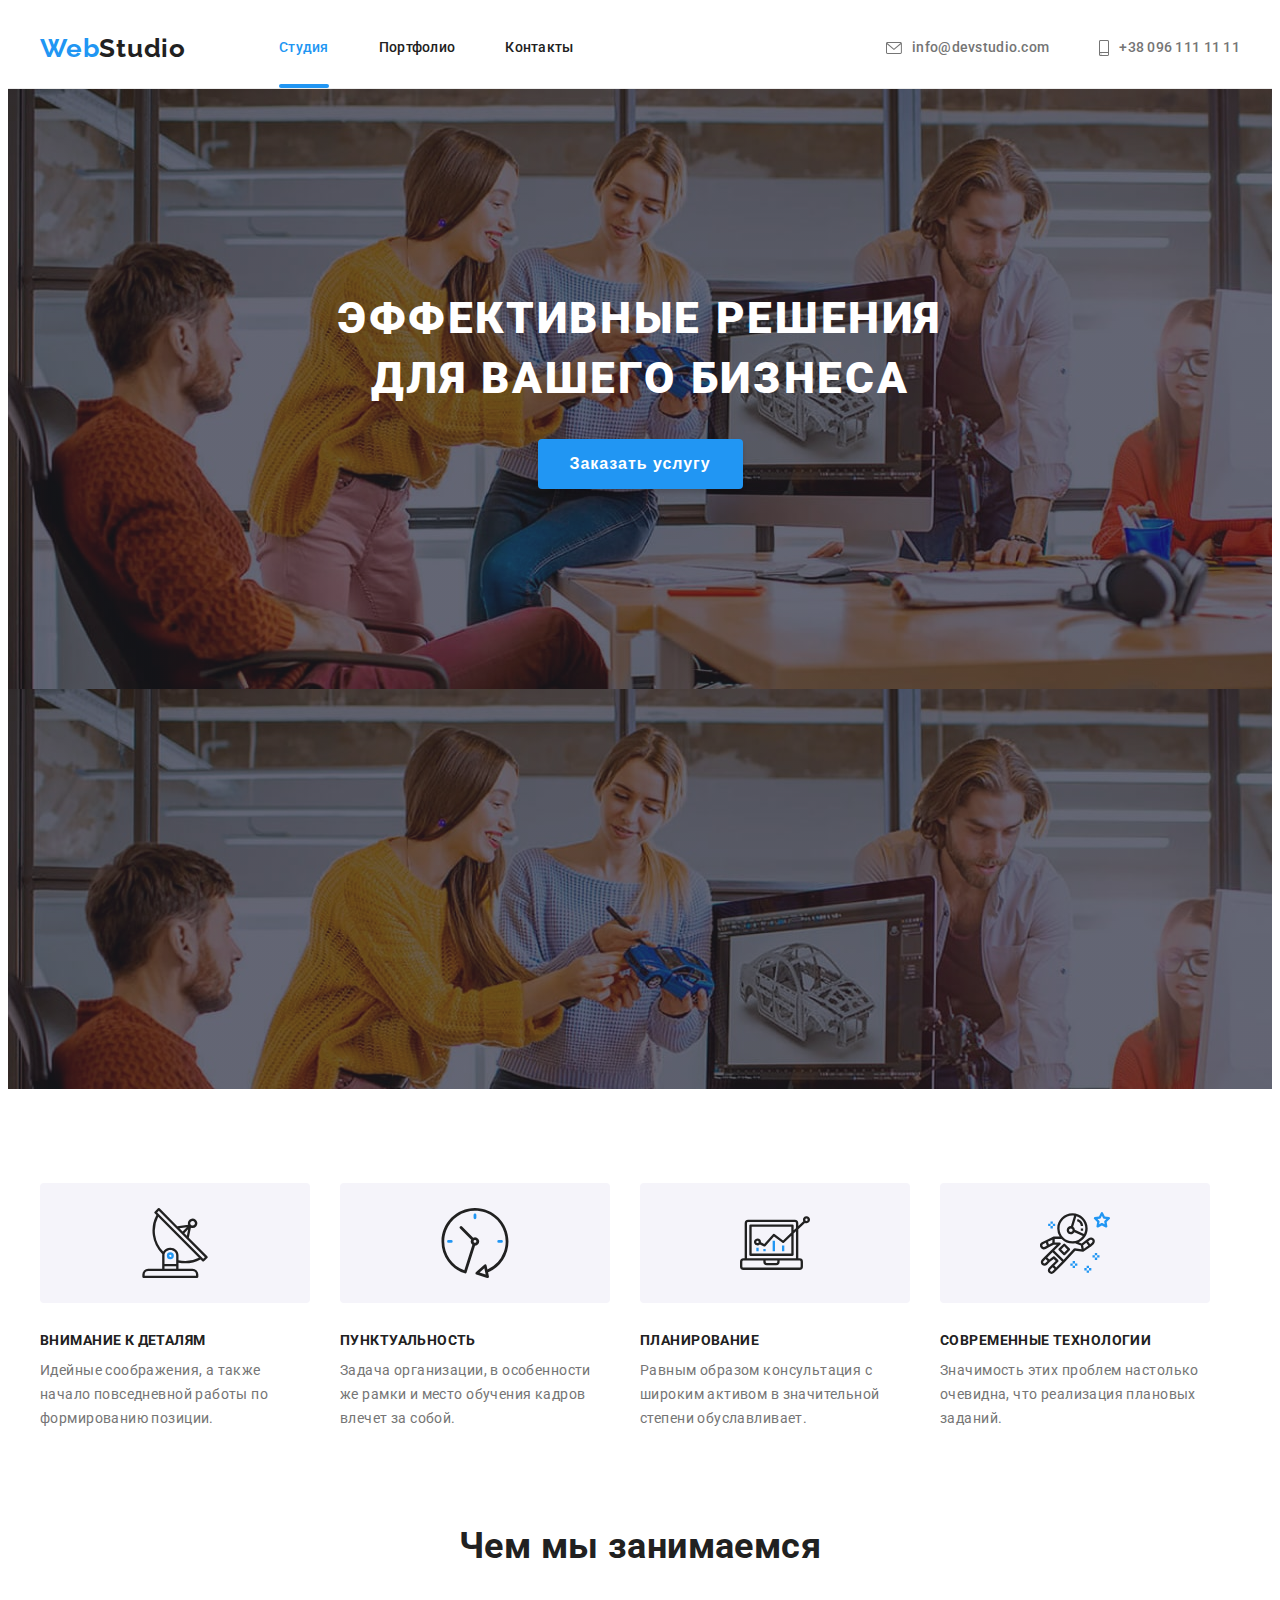
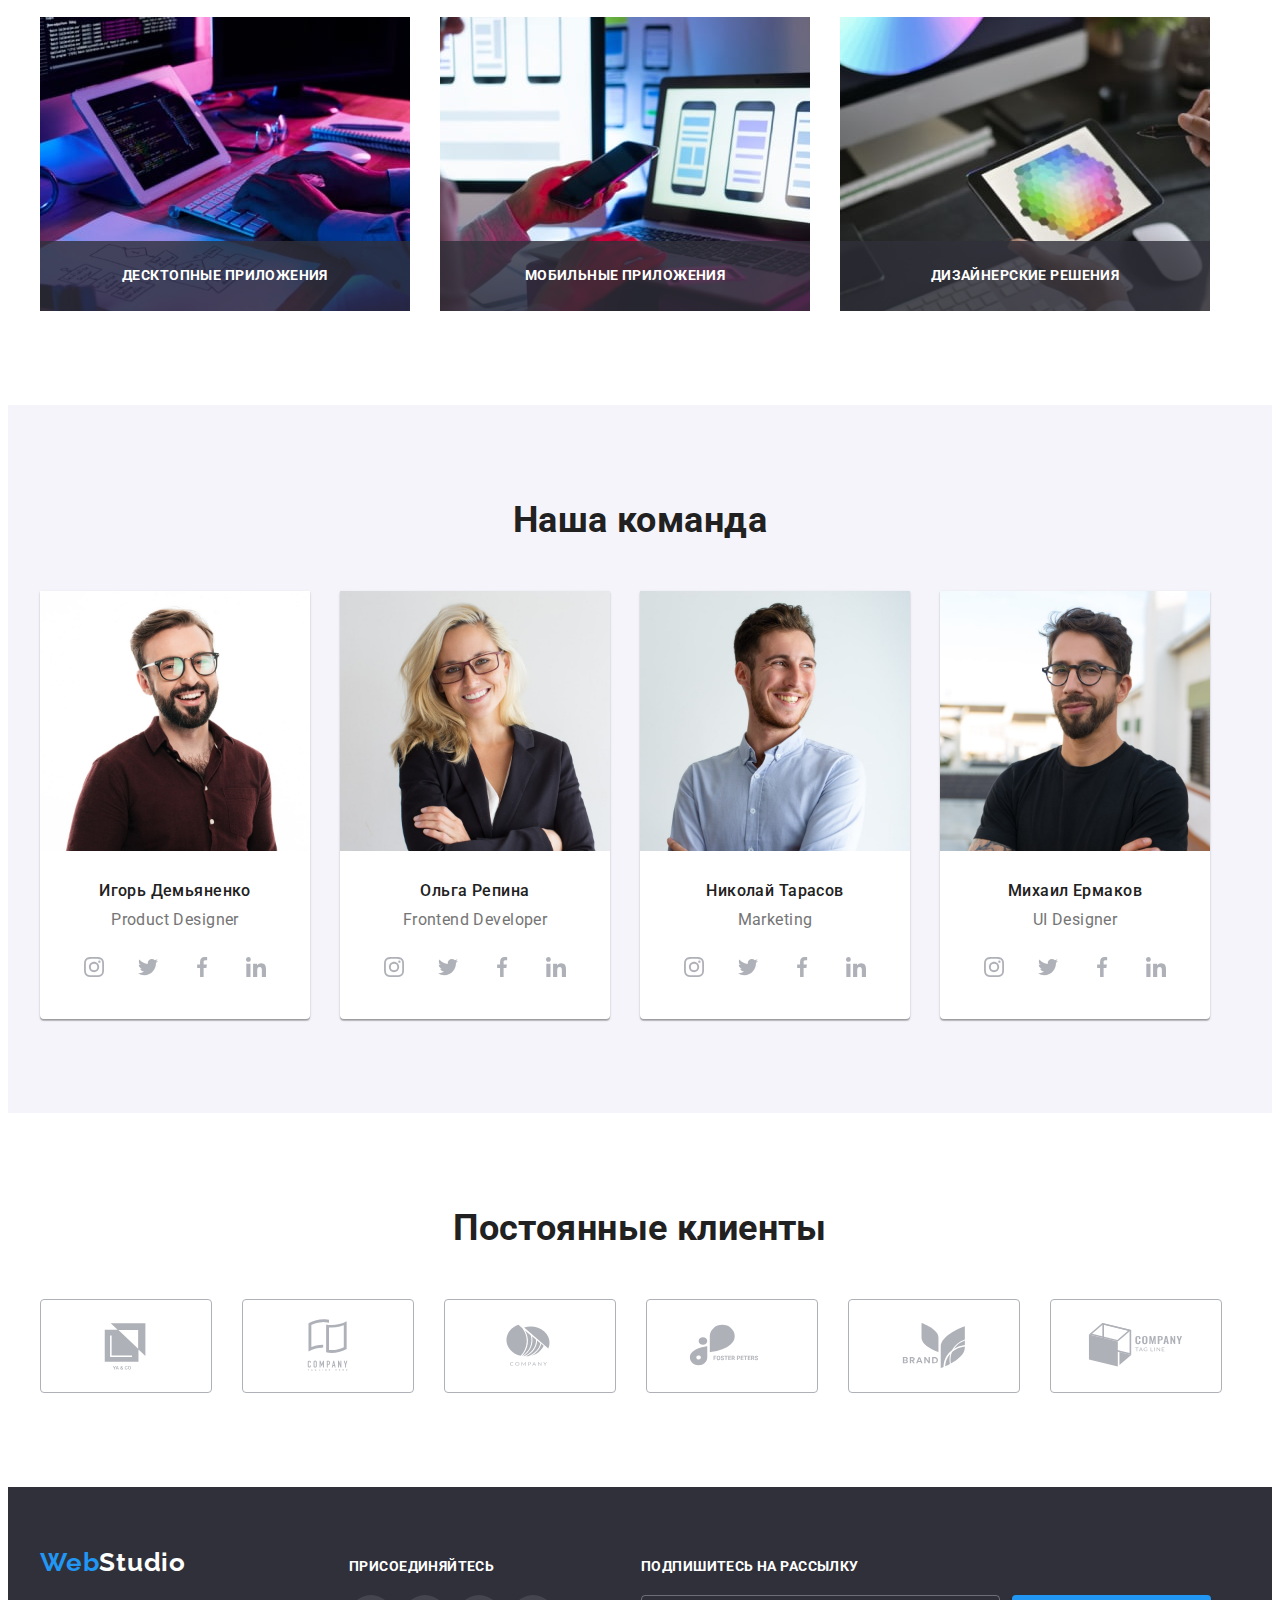
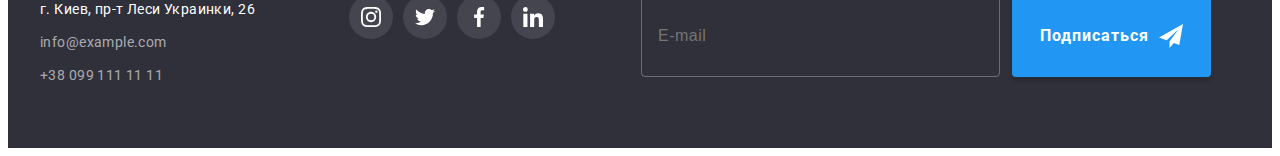
<file: index.html>
<!DOCTYPE html>
<html lang="ru">

<head>
  <meta charset="UTF-8" />
  <meta http-equiv="X-UA-Compatible" content="IE=edge" />
  <meta name="viewport" content="width=device-width, initial-scale=1.0" />
  <link rel="preconnect" href="https://fonts.googleapis.com" />
  <link rel="preconnect" href="https://fonts.gstatic.com" crossorigin />
  <link href="https://fonts.googleapis.com/css2?family=Raleway:wght@700&family=Roboto:wght@400;500;700;900&display=swap"
    rel="stylesheet" />
  <title>Document</title>
  <link rel="stylesheet" href="https://cdnjs.cloudflare.com/ajax/libs/modern-normalize/1.1.0/modern-normalize.min.css"
    integrity="sha512-wpPYUAdjBVSE4KJnH1VR1HeZfpl1ub8YT/NKx4PuQ5NmX2tKuGu6U/JRp5y+Y8XG2tV+wKQpNHVUX03MfMFn9Q=="
    crossorigin="anonymous" referrerpolicy="no-referrer" />
  <link rel="stylesheet" href="./css/styles.css" />
</head>

<body>
  <header class="header-border">
    <div class="container header-page">
      <a href="./index.html" class="logo link">
        <span>Web</span>Studio
      </a>
      <nav class="header-nav">
        <ul class="list header-nav-list">
          <li class="item">
            <a href="./index.html" class="link header-link current">Студия</a>
          </li>
          <li class="item">
            <a href="./portfolio.html" class="link header-link">Портфолио</a>
          </li>
          <li class="item">
            <a href="" class="link header-link">Контакты</a>
          </li>
        </ul>
      </nav>
      <ul class="list header-contact-list">
        <li class="item contact-item">
          <a href="mailto:info@devstudio.com" class="link header-contact">
            <svg class="icon-header" width="16" height="12">
              <use href="./images/icons.svg#icon-envelope"></use>
            </svg>info@devstudio.com</a>
        </li>
        <li class="item contact-item">
          <a href="tel:+380961111111" class="link header-contact"><svg class="icon-header" width="10" height="16">
              <use href="./images/icons.svg#icon-smartphone"></use>
            </svg>+38 096 111 11 11</a>
        </li>
      </ul>
    </div>
  </header>
  <main>
    <section class="hero">
      <h1 class="hero-title">
        Эффективные решения <br />
        для вашего бизнеса
      </h1>
      <button type="button" class="hero-btn" data-modal-open>Заказать услугу</button>

    </section>
    <section class="section">
      <div class="container">
        <h2 class="visually-hidden">Наши положительные стороны</h2>
        <ul class="list sides-list">
          <li class="item">
            <span class="icon-sides">
              <svg class="" width="70" height="70">
                <use href="./images/icons.svg#icon-antenna"></use>
              </svg>
            </span>
            <h3 class="sides-title">Внимание к деталям</h3>
            <p class="sides-item">
              Идейные соображения, а также начало повседневной работы по
              формированию позиции.
            </p>
          </li>
          <li class="item">
            <span class="icon-sides">
              <svg class="" width="70" height="70">
                <use href="./images/icons.svg#icon-clock"></use>
              </svg>
            </span>
            <h3 class="sides-title">Пунктуальность</h3>
            <p class="sides-item">
              Задача организации, в особенности же рамки и место обучения кадров
              влечет за собой.
            </p>
          </li>
          <li class="item">
            <span class="icon-sides">
              <svg class="" width="70" height="70">
                <use href="./images/icons.svg#icon-diagram"></use>
              </svg>
            </span>
            <h3 class="sides-title">Планирование</h3>
            <p class="sides-item">
              Равным образом консультация с широким активом в значительной
              степени обуславливает.
            </p>
          </li>
          <li class="item">
            <span class="icon-sides">
              <svg class="" width="70" height="70">
                <use href="./images/icons.svg#icon-astronaut"></use>
              </svg>
            </span>
            <h3 class="sides-title">Современные технологии</h3>
            <p class="sides-item">
              Значимость этих проблем настолько очевидна, что реализация
              плановых заданий.
            </p>
          </li>
        </ul>
      </div>
    </section>
    <section class="sections">
      <div class="container">
        <h2 class="work-title">Чем мы занимаемся</h2>
        <ul class="list work-list">
          <li class="item">
            <div class="work-product">
              <img src="./images/img1.jpg" alt="Верстка сайта" width="370" height="294" />
              <div class="work-item-box">
                <p class="work-item">Десктопные приложения</p>
              </div>
            </div>
          </li>
          <li class="item">
            <div class="work-product">
              <img src="./images/img2.jpg" alt="Верстка сайта" width="370" height="294" />
              <div class="work-item-box">
                <p class="work-item">Мобильные приложения</p>
              </div>
            </div>
          </li>
          <li class="item">
            <div class="work-product">
              <img src="./images/img3.jpg" alt="Верстка сайта" width="370" height="294" />
              <div class="work-item-box">
                <p class="work-item">Дизайнерские решения</p>
              </div>
            </div>
          </li>
        </ul>
      </div>
    </section>
    <section class="section team">
      <div class="container">
        <h2 class="team-title">Наша команда</h2>
        <ul class="list team-list">
          <li class="item">
            <img src="./images/people1.jpg" alt="Игорь Демьяненко" width="270" height="260" />
            <div class="our-team">
              <h3 class="team-name">Игорь Демьяненко</h3>
              <p lang="en" class="team-position">Product Designer</p>
              <ul class="team-soc-list list">
                <li class="team-soc-item">
                  <a href="" class="team-soc-link link">
                    <svg class="icon-soc-team" width="20" height="20">
                      <use href="./images/icons.svg#icon-instagram"></use>
                    </svg>
                  </a>
                </li>
                <li class="team-soc-item">
                  <a href="" class="team-soc-link link">
                    <svg class="icon-soc-team" width="20" height="20">
                      <use href="./images/icons.svg#icon-twitter"></use>
                    </svg>
                  </a>
                </li>
                <li class="team-soc-item">
                  <a href="" class="team-soc-link link">
                    <svg class="icon-soc-team" width="20" height="20">
                      <use href="./images/icons.svg#icon-facebook"></use>
                    </svg>
                  </a>
                </li>
                <li class="team-soc-item">
                  <a href="" class="team-soc-link link">
                    <svg class="icon-soc-team" width="20" height="20">
                      <use href="./images/icons.svg#icon-linkedin"></use>
                    </svg>
                  </a>
                </li>
              </ul>
            </div>
          </li>
          <li class="item">
            <img src="./images/people2.jpg" alt="Ольга Репина" width="270" height="260" />
            <div class="our-team">
              <h3 class="team-name">Ольга Репина</h3>
              <p lang="en" class="team-position">Frontend Developer</p>
              <ul class="team-soc-list list">
                <li class="team-soc-item">
                  <a href="" class="team-soc-link link">
                    <svg class="icon-soc-team" width="20" height="20">
                      <use href="./images/icons.svg#icon-instagram"></use>
                    </svg>
                  </a>
                </li>
                <li class="team-soc-item">
                  <a href="" class="team-soc-link link">
                    <svg class="icon-soc-team" width="20" height="20">
                      <use href="./images/icons.svg#icon-twitter"></use>
                    </svg>
                  </a>
                </li>
                <li class="team-soc-item">
                  <a href="" class="team-soc-link link">
                    <svg class="icon-soc-team" width="20" height="20">
                      <use href="./images/icons.svg#icon-facebook"></use>
                    </svg>
                  </a>
                </li>
                <li class="team-soc-item">
                  <a href="" class="team-soc-link link">
                    <svg class="icon-soc-team" width="20" height="20">
                      <use href="./images/icons.svg#icon-linkedin"></use>
                    </svg>
                  </a>
                </li>
              </ul>
            </div>
          </li>
          <li class="item">
            <img src="./images/people3.jpg" alt="Николай Тарасов" width="270" height="260" />
            <div class="our-team">
              <h3 class="team-name">Николай Тарасов</h3>
              <p lang="en" class="team-position">Marketing</p>
              <ul class="team-soc-list list">
                <li class="team-soc-item">
                  <a href="" class="team-soc-link link">
                    <svg class="icon-soc-team" width="20" height="20">
                      <use href="./images/icons.svg#icon-instagram"></use>
                    </svg>
                  </a>
                </li>
                <li class="team-soc-item">
                  <a href="" class="team-soc-link link">
                    <svg class="icon-soc-team" width="20" height="20">
                      <use href="./images/icons.svg#icon-twitter"></use>
                    </svg>
                  </a>
                </li>
                <li class="team-soc-item">
                  <a href="" class="team-soc-link link">
                    <svg class="icon-soc-team" width="20" height="20">
                      <use href="./images/icons.svg#icon-facebook"></use>
                    </svg>
                  </a>
                </li>
                <li class="team-soc-item">
                  <a href="" class="team-soc-link link">
                    <svg class="icon-soc-team" width="20" height="20">
                      <use href="./images/icons.svg#icon-linkedin"></use>
                    </svg>
                  </a>
                </li>
              </ul>
            </div>
          </li>
          <li class="item">
            <img src="./images/people4.jpg" alt="Михаил Ермаков" width="270" height="260" />
            <div class="our-team">
              <h3 class="team-name">Михаил Ермаков</h3>
              <p lang="en" class="team-position">UI Designer</p>
              <ul class="team-soc-list list">
                <li class="team-soc-item">
                  <a href="" class="team-soc-link link">
                    <svg class="icon-soc-team" width="20" height="20">
                      <use href="./images/icons.svg#icon-instagram"></use>
                    </svg>
                  </a>
                </li>
                <li class="team-soc-item">
                  <a href="" class="team-soc-link link">
                    <svg class="icon-soc-team" width="20" height="20">
                      <use href="./images/icons.svg#icon-twitter"></use>
                    </svg>
                  </a>
                </li>
                <li class="team-soc-item">
                  <a href="" class="team-soc-link link">
                    <svg class="icon-soc-team" width="20" height="20">
                      <use href="./images/icons.svg#icon-facebook"></use>
                    </svg>
                  </a>
                </li>
                <li class="team-soc-item">
                  <a href="" class="team-soc-link link">
                    <svg class="icon-soc-team" width="20" height="20">
                      <use href="./images/icons.svg#icon-linkedin"></use>
                    </svg>
                  </a>
                </li>
              </ul>
            </div>
          </li>
        </ul>
      </div>
    </section>
    <section class="section">
      <div class="container">
        <h2 class="client-title">Постоянные клиенты</h2>
        <ul class="client-list list">
          <li class="client-item item">
            <a href="" class="client-link link">
              <svg class="icon-client" width="106" height="60">
                <use href="./images/icons.svg#icon-client-1"></use>
              </svg>
            </a>
          </li>
          <li class="client-item item">
            <a href="" class="client-link link">
              <svg class="icon-client" width="106" height="60">
                <use href="./images/icons.svg#icon-client-2"></use>
              </svg>
            </a>
          </li>
          <li class="client-item item">
            <a href="" class="client-link link">
              <svg class="icon-client" width="106" height="60">
                <use href="./images/icons.svg#icon-client-3"></use>
              </svg>
            </a>
          </li>
          <li class="client-item item">
            <a href="" class="client-link link">
              <svg class="icon-client" width="106" height="60">
                <use href="./images/icons.svg#icon-client-4"></use>
              </svg>
            </a>
          </li>
          <li class="client-item item">
            <a href="" class="client-link link">
              <svg class="icon-client" width="106" height="60">
                <use href="./images/icons.svg#icon-client-5"></use>
              </svg>
            </a>
          </li>
          <li class="client-item item">
            <a href="" class="client-link link">
              <svg class="icon-client" width="106" height="60">
                <use href="./images/icons.svg#icon-client-6"></use>
              </svg>
            </a>
          </li>
        </ul>
      </div>
    </section>
  </main>
  <footer class="footer">
    <div class="container">
      <div class="address-contact">
        <a href="./index.html" class="logo link">
          <span>Web</span>Studio
        </a>
        <address>
          <ul class="list footer-list">
            <li class="item">
              <a class="footer-address link" href="https://goo.gl/maps/EGyQa7BWqBpzLYk4A" target="_blank"
                rel="noopener nofollow noreferrer">
                г. Киев, пр-т Леси Украинки, 26
              </a>
            </li>
            <li class="item">
              <a class="footer-contact link" href="mailto:info@example.com">info@example.com</a>
            </li>
            <li class="item">
              <a class="footer-contact link" href="tel:+380991111111">+38 099 111 11 11</a>
            </li>
          </ul>
        </address>
      </div>
      <div class="footer-soc-contact">
        <p class="footer-item">присоединяйтесь</p>
        <ul class="footer-soc-list list">
          <li class="footer-soc-item item">
            <a href="" class="footer-soc-link link">
              <svg class="icon-soc-footer" width="20" height="20">
                <use href="./images/icons.svg#icon-instagram"></use>
              </svg>
            </a>
          </li>
          <li class="footer-soc-item item">
            <a href="" class="footer-soc-link link">
              <svg class="icon-soc-footer" width="20" height="20">
                <use href="./images/icons.svg#icon-twitter"></use>
              </svg>
            </a>
          </li>
          <li class="footer-soc-item item">
            <a href="" class="footer-soc-link link">
              <svg class="icon-soc-footer" width="20" height="20">
                <use href="./images/icons.svg#icon-facebook"></use>
              </svg>
            </a>
          </li>
          <li class="footer-soc-item item">
            <a href="" class="footer-soc-link link">
              <svg class="icon-soc-footer" width="20" height="20">
                <use href="./images/icons.svg#icon-linkedin"></use>
              </svg>
            </a>
          </li>
        </ul>
      </div>
      <div class="footer-send">
        <p class="footer-form-item">Подпишитесь на рассылку</p>
        <form class="footer-form">
          <label for="send-user-email"></label>
          <input type="email" name="send-user-email" id="send-user-email" placeholder="E-mail" class="footer-input">
          <button class="btn-footer" type="submit">
            Подписаться
            <svg class="send-icon" width="24" height="24">
              <use href="./images/icons.svg#icon-send"></use>
            </svg>
          </button>
        </form>
      </div>
    </div>
  </footer>
  <div class="backdrop is-hidden" data-modal>
    <div class="modal">
      <button type="button" class="modal-close-btn" data-modal-close>
        <svg class="icon-close" width="18" height="18">
          <use href="./images/icons.svg#icon-icon-close"></use>
        </svg>
      </button>
      <h2 class="modal-title">Оставьте свои данные, мы вам перезвоним</h2>
      <form class="modal-form">
        <div class="form-field">
          <label for="username" class="modal-label">Имя</label>
          <div class="input-wrap">
            <input type="text" name="username" id="username" class="modal-input">
            <svg class="modal-icon" width="18" height="18">
              <use href="./images/icons.svg#icon-person"></use>
            </svg>
          </div>
        </div>
        <div class="form-field">
          <label for="tel-number" class="modal-label">Телефон</label>
          <div class="input-wrap">
            <input type="tel" name="tel-number" id="tel-number" class="modal-input">
            <svg class="modal-icon" width="18" height="18">
              <use href="./images/icons.svg#icon-phone"></use>
            </svg>
          </div>
        </div>
        <div class="form-field">
          <label for="user-email" class="modal-label">Почта</label>
          <div class="input-wrap">
            <input type="email" name="user-email" id="user-email" class="modal-input">
            <svg class="modal-icon" width="18" height="18">
              <use href="./images/icons.svg#icon-email"></use>
            </svg>
          </div>
        </div>
        <div class="form-field">
          <label for="coments" class="modal-label">Комментарий</label>
          <textarea name="coments" id="coments" cols="30" rows="10" placeholder="Введите текст"
            class="modal-coments"></textarea>
        </div>
        <div class="check-field">
          <input type="checkbox" name="agreement" value="true" id="agreement" class="modal-check visually-hidden">
          <label for="agreement" class="check-label">
            <span>
              <svg class="check-icon" width="11" height="8">
                <use href="./images/icons.svg#icon-check"></use>
              </svg>
            </span>
            Соглашаюсь с рассылкой и принимаю
            <a href="" class="modal-link">Условия договора</a>
          </label>
        </div>
        <button class="btn-modal" type="submit">Отправить</button>
      </form>
    </div>
  </div>
  <script src="./js/modal.js"></script>
</body>

</html>
</file>
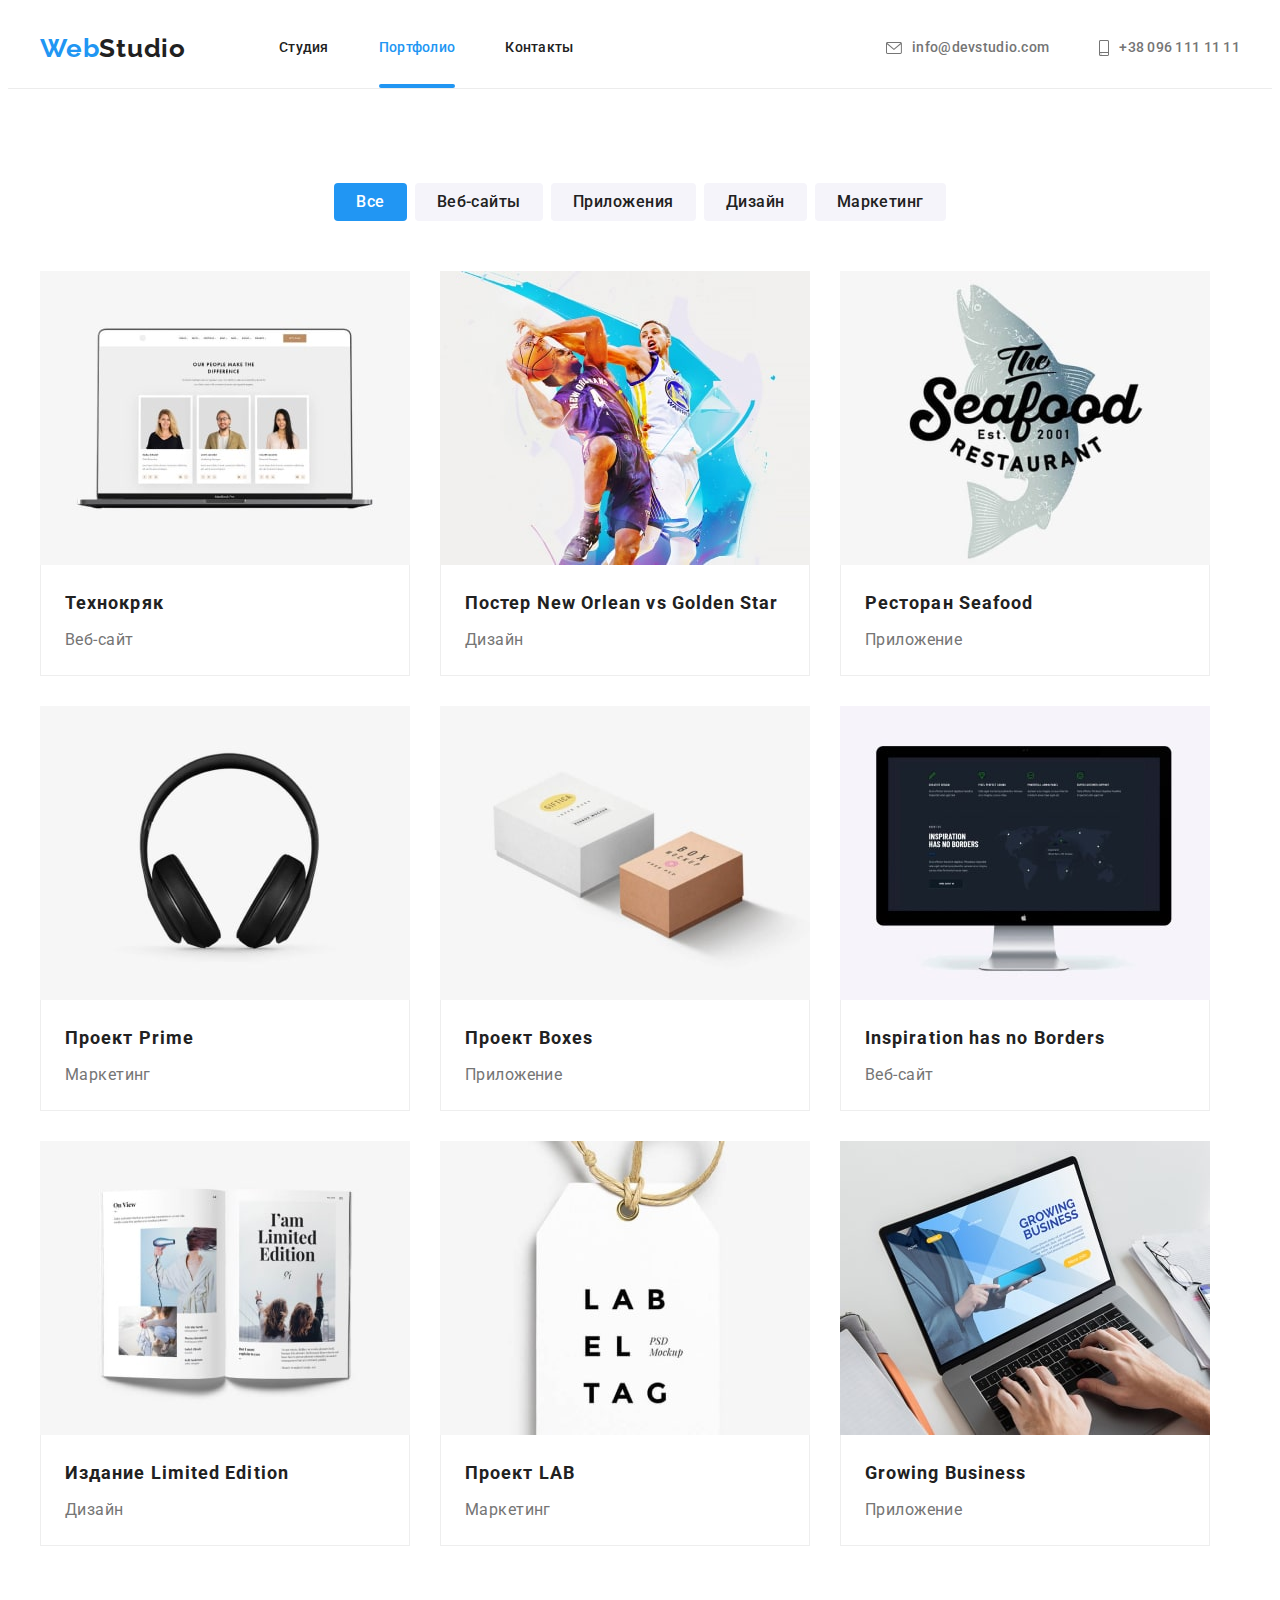
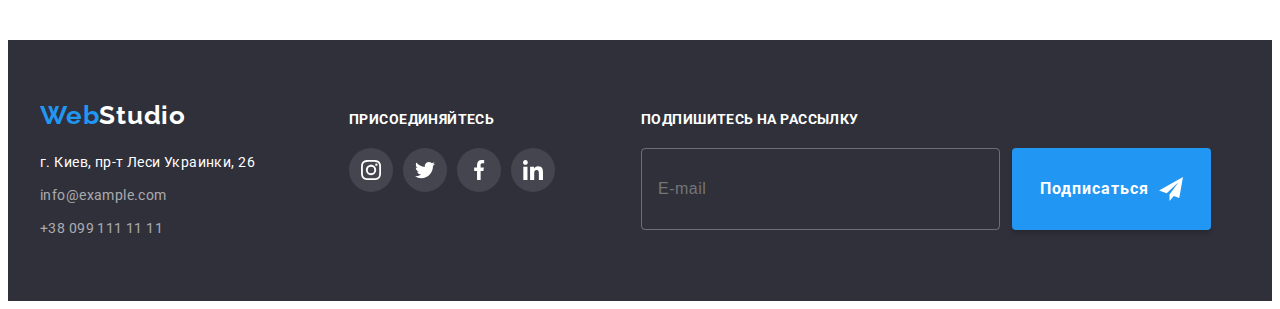
<file: portfolio.html>
<!DOCTYPE html>
<html lang="ru">

<head>
  <meta charset="UTF-8" />
  <meta http-equiv="X-UA-Compatible" content="IE=edge" />
  <meta name="viewport" content="width=device-width, initial-scale=1.0" />
  <link rel="preconnect" href="https://fonts.googleapis.com" />
  <link rel="preconnect" href="https://fonts.gstatic.com" crossorigin />
  <link href="https://fonts.googleapis.com/css2?family=Raleway:wght@700&family=Roboto:wght@400;500;700;900&display=swap"
    rel="stylesheet" />
  <title>Document</title>
  <link rel="stylesheet" href="https://cdnjs.cloudflare.com/ajax/libs/modern-normalize/1.1.0/modern-normalize.min.css"
    integrity="sha512-wpPYUAdjBVSE4KJnH1VR1HeZfpl1ub8YT/NKx4PuQ5NmX2tKuGu6U/JRp5y+Y8XG2tV+wKQpNHVUX03MfMFn9Q=="
    crossorigin="anonymous" referrerpolicy="no-referrer" />
  <link rel="stylesheet" href="./css/styles.css" />
</head>

<body>
  <header class="header-border">
    <div class="container header-page">
      <a href="./index.html" class="logo link">
        <span>Web</span>Studio
      </a>
      <nav class="header-nav">
        <ul class="list header-nav-list">
          <li class="item">
            <a href="./index.html" class="link header-link">Студия</a>
          </li>
          <li class="item">
            <a href="./portfolio.html" class="link header-link current">Портфолио</a>
          </li>
          <li class="item">
            <a href="" class="link header-link">Контакты</a>
          </li>
        </ul>
      </nav>
      <ul class="list header-contact-list">
        <li class="item contact-item">
          <a href="mailto:info@devstudio.com" class="link header-contact">
            <svg class="icon-header" width="16" height="12">
              <use href="./images/icons.svg#icon-envelope"></use>
            </svg>info@devstudio.com</a>
        </li>
        <li class="item contact-item">
          <a href="tel:+380961111111" class="link header-contact"><svg class="icon-header" width="10" height="16">
              <use href="./images/icons.svg#icon-smartphone"></use>
            </svg>+38 096 111 11 11</a>
        </li>
      </ul>
    </div>
  </header>
  <main>
    <section class="section">
      <div class="container">
        <h1 class="visually-hidden">Портфолио</h1>
        <ul class="list btn-portfolio-list">
          <li class="item">
            <button class="btn-portfolio current" type="button">Все</button>
          </li>
          <li class="item">
            <button class="btn-portfolio" type="button">Веб-сайты</button>
          </li>
          <li class="item">
            <button class="btn-portfolio" type="button">Приложения</button>
          </li>
          <li class="item">
            <button class="btn-portfolio" type="button">Дизайн</button>
          </li>
          <li class="item">
            <button class="btn-portfolio" type="button">Маркетинг</button>
          </li>
        </ul>
        <ul class="list portfolio-list">
          <li class="item">
            <a href="" class="link portfolio-link">
              <div class="portfolio-thumb">
                <img src="./images/portfolio1.jpg" alt="Проект веб-сайта" width="370" height="294" />
                <p class="portfolio-card-text">Ресурс предлагает комплексные предложения с разным уровнем функционала и
                  сервисов. Все это позволит посетителю получить исчерпывающие сведения о компании или частном лице.</p>
              </div>
              <div class="portfolio-projects">
                <h2 class="portfolio-title">Технокряк</h2>
                <p class="portfolio-item">Веб-сайт</p>
              </div>
            </a>
          </li>
          <li class="item">
            <a class="link portfolio-link" href="">
              <div class="portfolio-thumb">
                <img src="./images/portfolio2.jpg" alt="Проект постера" width="370" height="294" />
                <p class="portfolio-card-text">Ресурс предлагает комплексные предложения с разным уровнем функционала и
                  сервисов. Все это позволит посетителю получить исчерпывающие сведения о компании или частном лице.</p>
              </div>
              <div class="portfolio-projects">
                <h2 class="portfolio-title">Постер New Orlean vs Golden Star</h2>
                <p class="portfolio-item">Дизайн</p>
              </div>
            </a>
          </li>
          <li class="item">
            <a class="link portfolio-link" href="">
              <div class="portfolio-thumb">
                <img src="./images/portfolio3.jpg" alt="Проект приложения" width="370" height="294" />
                <p class="portfolio-card-text">Ресурс предлагает комплексные предложения с разным уровнем функционала и
                  сервисов. Все это позволит посетителю получить исчерпывающие сведения о компании или частном лице.</p>
              </div>
              <div class="portfolio-projects">
                <h2 class="portfolio-title">Ресторан Seafood</h2>
                <p class="portfolio-item">Приложение</p>
              </div>
            </a>
          </li>
          <li class="item">
            <a class="link portfolio-link" href="">
              <div class="portfolio-thumb">
                <img src="./images/portfolio4.jpg" alt="Проект маркетинга" width="370" height="294" />
                <p class="portfolio-card-text">Ресурс предлагает комплексные предложения с разным уровнем функционала и
                  сервисов. Все это позволит посетителю получить исчерпывающие сведения о компании или частном лице.</p>
              </div>
              <div class="portfolio-projects">
                <h2 class="portfolio-title">Проект Prime</h2>
                <p class="portfolio-item">Маркетинг</p>
              </div>
            </a>
          </li>
          <li class="item">
            <a class="link portfolio-link" href="">
              <div class="portfolio-thumb">
                <img src="./images/portfolio5.jpg" alt="Проект приложения" width="370" height="294" />
                <p class="portfolio-card-text">Ресурс предлагает комплексные предложения с разным уровнем функционала и
                  сервисов. Все это позволит посетителю получить исчерпывающие сведения о компании или частном лице.</p>
              </div>
              <div class="portfolio-projects">
                <h2 class="portfolio-title">Проект Boxes</h2>
                <p class="portfolio-item">Приложение</p>
              </div>
            </a>
          </li>
          <li class="item">
            <a class="link portfolio-link" href="">
              <div class="portfolio-thumb">
                <img src="./images/portfolio6.jpg" alt="Проект веб-сайта" width="370" height="294" />
                <p class="portfolio-card-text">Ресурс предлагает комплексные предложения с разным уровнем функционала и
                  сервисов. Все это позволит посетителю получить исчерпывающие сведения о компании или частном лице.</p>
              </div>
              <div class="portfolio-projects">
                <h2 class="portfolio-title" lang="en">
                  Inspiration has no Borders
                </h2>
                <p class="portfolio-item">Веб-сайт</p>
              </div>
            </a>
          </li>
          <li class="item">
            <a class="link portfolio-link" href="">
              <div class="portfolio-thumb">
                <img src="./images/portfolio7.jpg" alt="Проект издания" width="370" height="294" />
                <p class="portfolio-card-text">Ресурс предлагает комплексные предложения с разным уровнем функционала и
                  сервисов. Все это позволит посетителю получить исчерпывающие сведения о компании или частном лице.</p>
              </div>
              <div class="portfolio-projects">
                <h2 class="portfolio-title">Издание Limited Edition</h2>
                <p class="portfolio-item">Дизайн</p>
              </div>
            </a>
          </li>
          <li class="item">
            <a class="link portfolio-link" href="">
              <div class="portfolio-thumb">
                <img src="./images/portfolio8.jpg" alt="Проект маркетинга" width="370" height="294" />
                <p class="portfolio-card-text">Ресурс предлагает комплексные предложения с разным уровнем функционала и
                  сервисов. Все это позволит посетителю получить исчерпывающие сведения о компании или частном лице.</p>
              </div>
              <div class="portfolio-projects">
                <h2 class="portfolio-title">Проект LAB</h2>
                <p class="portfolio-item">Маркетинг</p>
              </div>
            </a>
          </li>
          <li class="item">
            <a class="link portfolio-link" href="">
              <div class="portfolio-thumb">
                <img src="./images/portfolio9.jpg" alt="Проект приложениея" width="370" height="294" />
                <p class="portfolio-card-text">Ресурс предлагает комплексные предложения с разным уровнем функционала и
                  сервисов. Все это позволит посетителю получить исчерпывающие сведения о компании или частном лице.</p>
              </div>
              <div class="portfolio-projects">
                <h2 class="portfolio-title" lang="en">Growing Business</h2>
                <p class="portfolio-item">Приложение</p>
              </div>
            </a>
          </li>
        </ul>
      </div>
    </section>
  </main>
  <footer class="footer">
    <div class="container">
      <div class="address-contact">
        <a href="./index.html" class="logo link">
          <span>Web</span>Studio
        </a>
        <address>
          <ul class="list footer-list">
            <li class="item">
              <a class="footer-address link" href="https://goo.gl/maps/EGyQa7BWqBpzLYk4A" target="_blank"
                rel="noopener nofollow noreferrer">
                г. Киев, пр-т Леси Украинки, 26
              </a>
            </li>
            <li class="item">
              <a class="footer-contact link" href="mailto:info@example.com">info@example.com</a>
            </li>
            <li class="item">
              <a class="footer-contact link" href="tel:+380991111111">+38 099 111 11 11</a>
            </li>
          </ul>
        </address>
      </div>
      <div class="footer-soc-contact">
        <p class="footer-item">присоединяйтесь</p>
        <ul class="footer-soc-list list">
          <li class="footer-soc-item item">
            <a href="" class="footer-soc-link link">
              <svg class="icon-soc-footer" width="20" height="20">
                <use href="./images/icons.svg#icon-instagram"></use>
              </svg>
            </a>
          </li>
          <li class="footer-soc-item item">
            <a href="" class="footer-soc-link link">
              <svg class="icon-soc-footer" width="20" height="20">
                <use href="./images/icons.svg#icon-twitter"></use>
              </svg>
            </a>
          </li>
          <li class="footer-soc-item item">
            <a href="" class="footer-soc-link link">
              <svg class="icon-soc-footer" width="20" height="20">
                <use href="./images/icons.svg#icon-facebook"></use>
              </svg>
            </a>
          </li>
          <li class="footer-soc-item item">
            <a href="" class="footer-soc-link link">
              <svg class="icon-soc-footer" width="20" height="20">
                <use href="./images/icons.svg#icon-linkedin"></use>
              </svg>
            </a>
          </li>
        </ul>
      </div>
      <div class="footer-send">
        <p class="footer-form-item">Подпишитесь на рассылку</p>
        <form class="footer-form">
          <label for="send-user-email"></label>
          <input type="email" name="send-user-email" id="send-user-email" placeholder="E-mail" class="footer-input">
          <button class="btn-footer" type="submit">
            Подписаться
            <svg class="send-icon" width="24" height="24">
              <use href="./images/icons.svg#icon-send"></use>
            </svg>
          </button>
        </form>
      </div>
    </div>
  </footer>
</body>

</html>
</file>
<file: css/styles.css>
:root {
  --accent-color: #2196f3;
  --main-text-color: #212121;
  --other-text-color: #ffffff;
  --second-text-color: #757575;
  --btn-color: #f5f4fa;
}

body {
  font-family: "Roboto", sans-serif;
  font-size: 14px;
  color: var(--main-text-color);
  letter-spacing: 0.03em;
}

h1,
h2,
h3,
h4,
h5,
h6,
p,
ul {
  margin: 0;
  padding: 0;
}

img {
  display: block;
}

.list {
  list-style: none;
}

.link {
  text-decoration: none;
}

.visually-hidden {
  position: absolute;
  white-space: nowrap;
  width: 1px;
  height: 1px;
  overflow: hidden;
  border: 0;
  padding: 0;
  clip: rect(0 0 0 0);
  clip-path: inset(50%);
  margin: -1px;
}

.container {
  width: 1200px;
  margin-left: auto;
  margin-right: auto;
  padding-left: 15px;
  padding-right: 15px;
}
/*----------------Header-------------------*/
.header-border {
  border-bottom: 1px solid #ececec;
}
.logo {
  font-family: "Raleway", sans-serif;
  font-style: normal;
  font-weight: 700;
  font-size: 26px;
  line-height: 1.19;
  letter-spacing: 0.03em;
  color: var(--main-text-color);

  display: block;
  margin-right: 93px;
}
.logo span {
  color: var(--accent-color);
}

.header-page {
  display: flex;
  align-items: center;
}
.header-nav-list {
  display: flex;
}
.header-link {
  display: block;
  padding-top: 32px;
  padding-bottom: 32px;

  font-weight: 500;
  font-size: 14px;
  line-height: 1.14;
  letter-spacing: 0.02em;
  color: var(--main-text-color);
  position: relative;
  transition: color 250ms cubic-bezier(0.4, 0, 0.2, 1);
}
.header-link.current::after {
  content: "";
  position: absolute;
  left: 0;
  bottom: 0;
  display: block;
  width: 100%;
  height: 4px;
  background-color: var(--accent-color);
  border-radius: 2px;
}

.header-nav-list .item + .item,
.header-contact-list .item + .item {
  margin-left: 50px;
}

.current {
  color: var(--accent-color);
}

.header-contact-list {
  display: flex;
  margin-left: auto;
}

.header-contact {
  display: flex;
  padding-top: 32px;
  padding-bottom: 32px;

  font-weight: 500;
  font-size: 14px;
  line-height: 1.14;
  letter-spacing: 0.02em;
  color: var(--second-text-color);
  align-items: center;
  transition: color 250ms cubic-bezier(0.4, 0, 0.2, 1);
}

.icon-header {
  margin-right: 10px;
  fill: currentColor;
}

.header-link:hover,
.header-link:focus,
.header-contact:hover,
.header-contact:focus {
  color: var(--accent-color);
}
/*-----------------Hero--------------------*/
.section {
  padding-top: 94px;
  padding-bottom: 94px;
}
.sections {
  padding-bottom: 94px;
}

.hero {
  max-width: 1600px;
  height: 600px;
  margin-left: auto;
  margin-right: auto;
  text-align: center;
  background-color: #c4c4c4;
  padding: 200px 0;
  background-image: linear-gradient(
      to right,
      rgba(47, 48, 58, 0.4),
      rgba(47, 48, 58, 0.4)
    ),
    url("../images/overlay.jpg");
}

.hero-title {
  margin-bottom: 30px;

  font-weight: 900;
  font-size: 44px;
  line-height: 1.36;
  letter-spacing: 0.06em;
  text-transform: uppercase;
  color: var(--other-text-color);
}

.hero-btn {
  display: inline-block;
  border-radius: 4px;
  padding: 10px 32px;
  border: 0px;

  font-weight: 700;
  font-size: 16px;
  line-height: 1.88;
  letter-spacing: 0.06em;
  color: var(--other-text-color);
  background-color: var(--accent-color);
  cursor: pointer;
  box-shadow: 0px 4px 4px rgba(0, 0, 0, 0.15);
  transition: background-color 250ms cubic-bezier(0.4, 0, 0.2, 1),
    box-shadow 250ms cubic-bezier(0.4, 0, 0.2, 1);
}

.hero-btn:hover,
.hero-btn:focus {
  background-color: #188ce8;
}

/*-------------Sides-----------------------*/
.sides-list {
  display: flex;
}

.sides-list .item {
  width: 270px;
  margin-right: 30px;
}
.sides-list .item:nth-child(4n) {
  margin-right: 0;
}
.sides-title {
  margin-bottom: 10px;

  font-weight: 700;
  font-size: 14px;
  line-height: 1.14;
  text-transform: uppercase;
}

.sides-item {
  font-weight: 400;
  font-size: 14px;
  line-height: 1.71;
  color: var(--second-text-color);
}
.icon-sides {
  display: flex;
  width: 270px;
  height: 120px;
  background-color: var(--btn-color);
  border-radius: 4px;
  align-items: center;
  justify-content: center;
  margin-bottom: 30px;
}

/*---------------Work---------------------*/
.work-title,
.team-title,
.client-title {
  margin-bottom: 50px;

  font-weight: 700;
  font-size: 36px;
  line-height: 1.17;
  text-align: center;
}

.work-list {
  display: flex;
}

.work-list .item {
  margin-right: 30px;
}

.work-list .item:nth-child(3n) {
  margin-right: 0;
}

.work-product {
  display: block;
  position: relative;
  width: 370px;
}
.work-item {
  display: block;
  padding-top: 27px;
  padding-bottom: 27px;
  font-weight: 700;
  font-size: 14px;
  line-height: 1.14;
  text-align: center;
  text-transform: uppercase;
  color: #ffffff;
}
.work-item-box {
  position: absolute;
  left: 0;
  bottom: 0;
  width: 100%;
  background-color: rgba(47, 48, 58, 0.8);
}

/*-----------------Team--------------------*/
.section.team {
  background-color: #f5f4fa;
}

.our-team {
  padding-top: 30px;
  padding-bottom: 30px;
}
.team-name {
  font-weight: 500;
  font-size: 16px;
  line-height: 1.19;
  text-align: center;
  margin-bottom: 10px;
}
.team-position {
  font-weight: 400;
  font-size: 16px;
  line-height: 1.19;
  text-align: center;
  color: var(--second-text-color);
  margin-bottom: 16px;
}

.team-list {
  display: flex;
}

.team-list .item {
  width: 270px;
  margin-right: 30px;
  box-shadow: 0px 1px 3px rgba(0, 0, 0, 0.12), 0px 1px 1px rgba(0, 0, 0, 0.14),
    0px 2px 1px rgba(0, 0, 0, 0.2);
  border-radius: 0px 0px 4px 4px;
  border: none;
  background-color: #ffffff;
}

.team-list .item:nth-child(4n) {
  margin-right: 0;
}
.team-soc-list {
  display: flex;
  justify-content: center;
}
.team-soc-item {
  width: 44px;
  height: 44px;
  margin-right: 10px;
}
.team-soc-item:last-child {
  margin-right: 0;
}
.team-soc-link {
  width: 100%;
  height: 100%;
  border-radius: 50%;
  background-color: #ffffff;
  display: flex;
  align-items: center;
  justify-content: center;
  transition: background-color 250ms cubic-bezier(0.4, 0, 0.2, 1);
}
.icon-soc-team {
  fill: #afb1b8;
}
.team-soc-link:hover,
.team-soc-link:focus {
  background-color: var(--accent-color);
}
.team-soc-link:hover .icon-soc-team,
.team-soc-link:focus .icon-soc-team {
  fill: #ffffff;
}

/*-----------------Clients------------------*/
.client-list {
  display: flex;
}
.client-item {
  margin-right: 30px;
}
.client-item:nth-child(6n) {
  margin-right: 0;
}
.client-link {
  display: flex;
  width: 170px;
  height: 92px;
  border: 1px solid #afb1b8;
  border-radius: 4px;
  align-items: center;
  justify-content: center;
  color: #afb1b8;
  transition: background-color 250ms cubic-bezier(0.4, 0, 0.2, 1);
}
.icon-client {
  fill: currentColor;
}
.client-link:hover,
.client-link:focus {
  border: 1px solid var(--accent-color);
  color: var(--accent-color);
}
/*----------------Portfolio-----------------*/
.btn-portfolio {
  font-family: inherit;
  font-weight: 500;
  font-size: 16px;
  line-height: 1.62;
  letter-spacing: 0.03em;
  color: var(--main-text-color);
  background-color: var(--btn-color);
  border-radius: 4px;
  border: none;
  cursor: pointer;

  padding: 6px 22px;
  transition: background-color 250ms cubic-bezier(0.4, 0, 0.2, 1),
    box-shadow 250ms cubic-bezier(0.4, 0, 0.2, 1);
}

.btn-portfolio-list {
  display: flex;
  justify-content: center;
  margin-bottom: 50px;
}

.btn-portfolio-list > .item {
  margin-right: 8px;
}

.btn-portfolio-list .item:last-child {
  margin-right: 0;
}

.btn-portfolio:hover,
.btn-portfolio:focus {
  color: var(--other-text-color);
  background-color: var(--accent-color);
  box-shadow: 0px 3px 1px rgba(0, 0, 0, 0.1), 0px 1px 2px rgba(0, 0, 0, 0.08),
    0px 2px 2px rgba(0, 0, 0, 0.12);
}

button.current {
  color: var(--other-text-color);
  background-color: var(--accent-color);
}

.portfolio-projects {
  padding: 20px 24px;
  background: #ffffff;
  border-bottom: 1px solid #eeeeee;
  border-left: 1px solid #eeeeee;
  border-right: 1px solid #eeeeee;
}
.portfolio-title {
  font-weight: 700;
  font-size: 18px;
  line-height: 2;
  letter-spacing: 0.06em;
  color: var(--main-text-color);

  margin-bottom: 4px;
}
.portfolio-item {
  font-weight: 400;
  font-size: 16px;
  line-height: 1.88;
  color: var(--second-text-color);
}

.portfolio-list {
  display: flex;
  flex-wrap: wrap;
}

.portfolio-list .item {
  margin-right: 30px;
  margin-bottom: 30px;
}

.portfolio-list .item:nth-child(3n) {
  margin-right: 0;
}

.portfolio-list .item:nth-last-child(-n + 3) {
  margin-bottom: 0;
}

.portfolio-link {
  display: block;
}
.portfolio-thumb {
  position: relative;
  overflow: hidden;
}
.portfolio-card-text {
  display: block;
  position: absolute;
  bottom: 0%;
  left: 0%;
  width: 100%;
  height: 100%;
  padding: 63px 24px;
  font-size: 18px;
  line-height: 1.56;
  color: var(--other-text-color);
  background-color: rgba(33, 150, 243, 0.9);
  transform: translatey(100%);
  transition: transform 250ms cubic-bezier(0.4, 0, 0.2, 1);
}

.portfolio-link:hover,
.portfolio-link:focus {
  box-shadow: 0px 1px 1px rgba(0, 0, 0, 0.12), 0px 4px 4px rgba(0, 0, 0, 0.06),
    1px 4px 6px rgba(73, 66, 66, 0.16);
}

.portfolio-link:hover .portfolio-card-text {
  transform: translatey(0);
}
/*------------------Footer------------------*/
.footer {
  background-color: #2f303a;

  padding-top: 60px;
  padding-bottom: 60px;
}
.footer .container {
  display: flex;
  align-items: baseline;
}
.address-contact {
  margin-right: 70px;
}
.footer .logo {
  margin-bottom: 20px;

  color: #ffffff;
}
.footer-address {
  font-style: normal;
  font-weight: 400;
  font-size: 14px;
  line-height: 1.71;
  color: var(--other-text-color);
}

.footer-contact {
  font-style: normal;
  font-weight: 400;
  font-size: 14px;
  line-height: 1.71;
  color: rgba(255, 255, 255, 0.6);
}
.footer-list .item {
  margin-bottom: 9px;
}
.footer-list .item:last-child {
  margin-bottom: 0;
}
.footer-item {
  font-weight: 700;
  font-size: 14px;
  line-height: 1.14;
  text-transform: uppercase;
  color: #ffffff;
  margin-bottom: 20px;
}
.footer-soc-list {
  display: flex;
}
.footer-soc-item {
  width: 44px;
  height: 44px;
  margin-right: 10px;
}
.footer-soc-item:last-child {
  margin-right: 0;
}
.footer-soc-link {
  width: 100%;
  height: 100%;
  border-radius: 50%;
  background-color: rgba(255, 255, 255, 0.1);
  display: flex;
  align-items: center;
  justify-content: center;
  transition: background-color 250ms cubic-bezier(0.4, 0, 0.2, 1);
}
.icon-soc-footer {
  fill: #ffffff;
}
.footer-soc-link:hover,
.footer-soc-link:focus {
  background-color: var(--accent-color);
}
.footer-send {
  margin-left: 86px;
  width: 570px;
}
.footer-form-item {
  font-weight: 700;
  font-size: 14px;
  line-height: 1.14;
  text-transform: uppercase;
  color: #ffffff;
  margin-bottom: 20px;
}
.footer-form {
  display: flex;
  flex-direction: row;
}
.footer-input {
  width: 358px;
  height: 50px;
  border: 1px solid rgba(255, 255, 255, 0.3);
  border-radius: 4px;
  outline: none;
  font-size: 16px;
  line-height: 1.25;
  letter-spacing: 0.03em;
  padding: 15px 16px;
  margin-right: 12px;

  color: rgba(255, 255, 255, 0.6);
  background-color: transparent;
}
.btn-footer {
  display: flex;
  align-items: center;

  font-family: inherit;
  font-weight: 700;
  font-size: 16px;
  line-height: 1.88;
  letter-spacing: 0.06em;

  padding: 10px 28px;

  color: #ffffff;
  background-color: var(--accent-color);
  box-shadow: 0px 4px 4px rgba(0, 0, 0, 0.15);
  border-radius: 4px;
  border: none;
  cursor: pointer;
}
.send-icon {
  margin-left: 10px;
}
/*-------------------Modal------------------*/
.backdrop {
  position: fixed;
  top: 0;
  left: 0;
  width: 100%;
  height: 100%;
  background-color: rgba(0, 0, 0, 0.2);
  transition: opacity 250ms cubic-bezier(0.4, 0, 0.2, 1),
    visibility 250ms cubic-bezier(0.4, 0, 0.2, 1);
}
.modal {
  display: block;
  position: absolute;
  top: 50%;
  left: 50%;
  transform: translate(-50%, -50%) scale(1);
  min-width: 528px;
  min-height: 581px;
  background-color: #ffffff;
  box-shadow: 0px 1px 3px rgba(0, 0, 0, 0.12), 0px 1px 1px rgba(0, 0, 0, 0.14),
    0px 2px 1px rgba(0, 0, 0, 0.2);
  border-radius: 4px;
  transition: transform 250ms cubic-bezier(0.4, 0, 0.2, 1);
}
.backdrop.is-hidden {
  visibility: hidden;
  opacity: 0;
  pointer-events: none;
}
.no-scroll {
  overflow: hidden;
}
.modal-close-btn {
  position: absolute;
  top: 10px;
  right: 10px;
  display: flex;
  align-items: center;
  justify-content: center;
  padding: 0;
  width: 30px;
  height: 30px;
  border: 1px solid rgba(0, 0, 0, 0.1);
  border-radius: 50%;
  background-color: transparent;
  transition: fill 250ms cubic-bezier(0.4, 0, 0.2, 1);
}
.modal-close-btn:hover,
.modal-close-btn:focus {
  fill: #2196f3;
}
.modal-title {
  margin-top: 40px;
  font-weight: 700;
  font-size: 20px;
  line-height: 1.15;
  text-align: center;
}
.form-field {
  display: flex;
  flex-direction: column;
  margin: 12px 40px 10px;
}
.modal-label {
  margin-bottom: 4px;
  font-size: 12px;
  line-height: 1.17;
  letter-spacing: 0.01em;
  color: #757575;
}
.input-wrap {
  position: relative;
}
.modal-input {
  width: 100%;
  height: 40px;
  padding: 11px 42px;
  border: 1px solid rgba(33, 33, 33, 0.2);
  border-radius: 4px;
  outline: none;
  transition: border 250ms cubic-bezier(0.4, 0, 0.2, 1);
}
textarea {
  resize: none;
}
.modal-coments {
  padding: 12px 16px;
  height: 120px;
  border: 1px solid rgba(33, 33, 33, 0.2);
  border-radius: 4px;
  outline: none;
  font-size: 12px;
  line-height: 1.17;
  letter-spacing: 0.01em;
  color: #757575;
  transition: border 250ms cubic-bezier(0.4, 0, 0.2, 1);
}
.modal-icon {
  position: absolute;
  left: 12px;
  top: 50%;
  transform: translateY(-50%);
  transition: fill 250ms cubic-bezier(0.4, 0, 0.2, 1);
}
.modal-input:focus,
.modal-coments:focus {
  border: 1px solid var(--accent-color);
}
.modal-input:focus + .modal-icon {
  fill: #2196f3;
}
.check-field {
  margin: 20px 40px 30px 52px;
}
.check-label {
  font-size: 14px;
  line-height: 1.71;
  color: #757575;
  display: flex;
  align-items: center;
}
.check-label span {
  width: 16px;
  height: 15px;
  border: 2px solid #212121;
  border-radius: 2px;
  margin-right: 7px;
  display: flex;
  align-items: center;
  justify-content: center;
}
.check-icon {
  fill: transparent;
}
.modal-check:checked + .check-label span {
  background-color: var(--accent-color);
  border: none;
}
.modal-check:checked + .check-label .check-icon {
  fill: rgb(255, 255, 255);
}
.modal-link {
  padding-left: 3px;
  color: var(--accent-color);
}
.btn-modal {
  display: block;

  font-family: inherit;
  font-weight: 700;
  font-size: 16px;
  line-height: 1.88;
  letter-spacing: 0.06em;

  padding: 10px 55px;
  margin-left: auto;
  margin-right: auto;

  color: #ffffff;
  background-color: var(--accent-color);
  box-shadow: 0px 4px 4px rgba(0, 0, 0, 0.15);
  border-radius: 4px;
  border: none;
  cursor: pointer;
}
</file>
